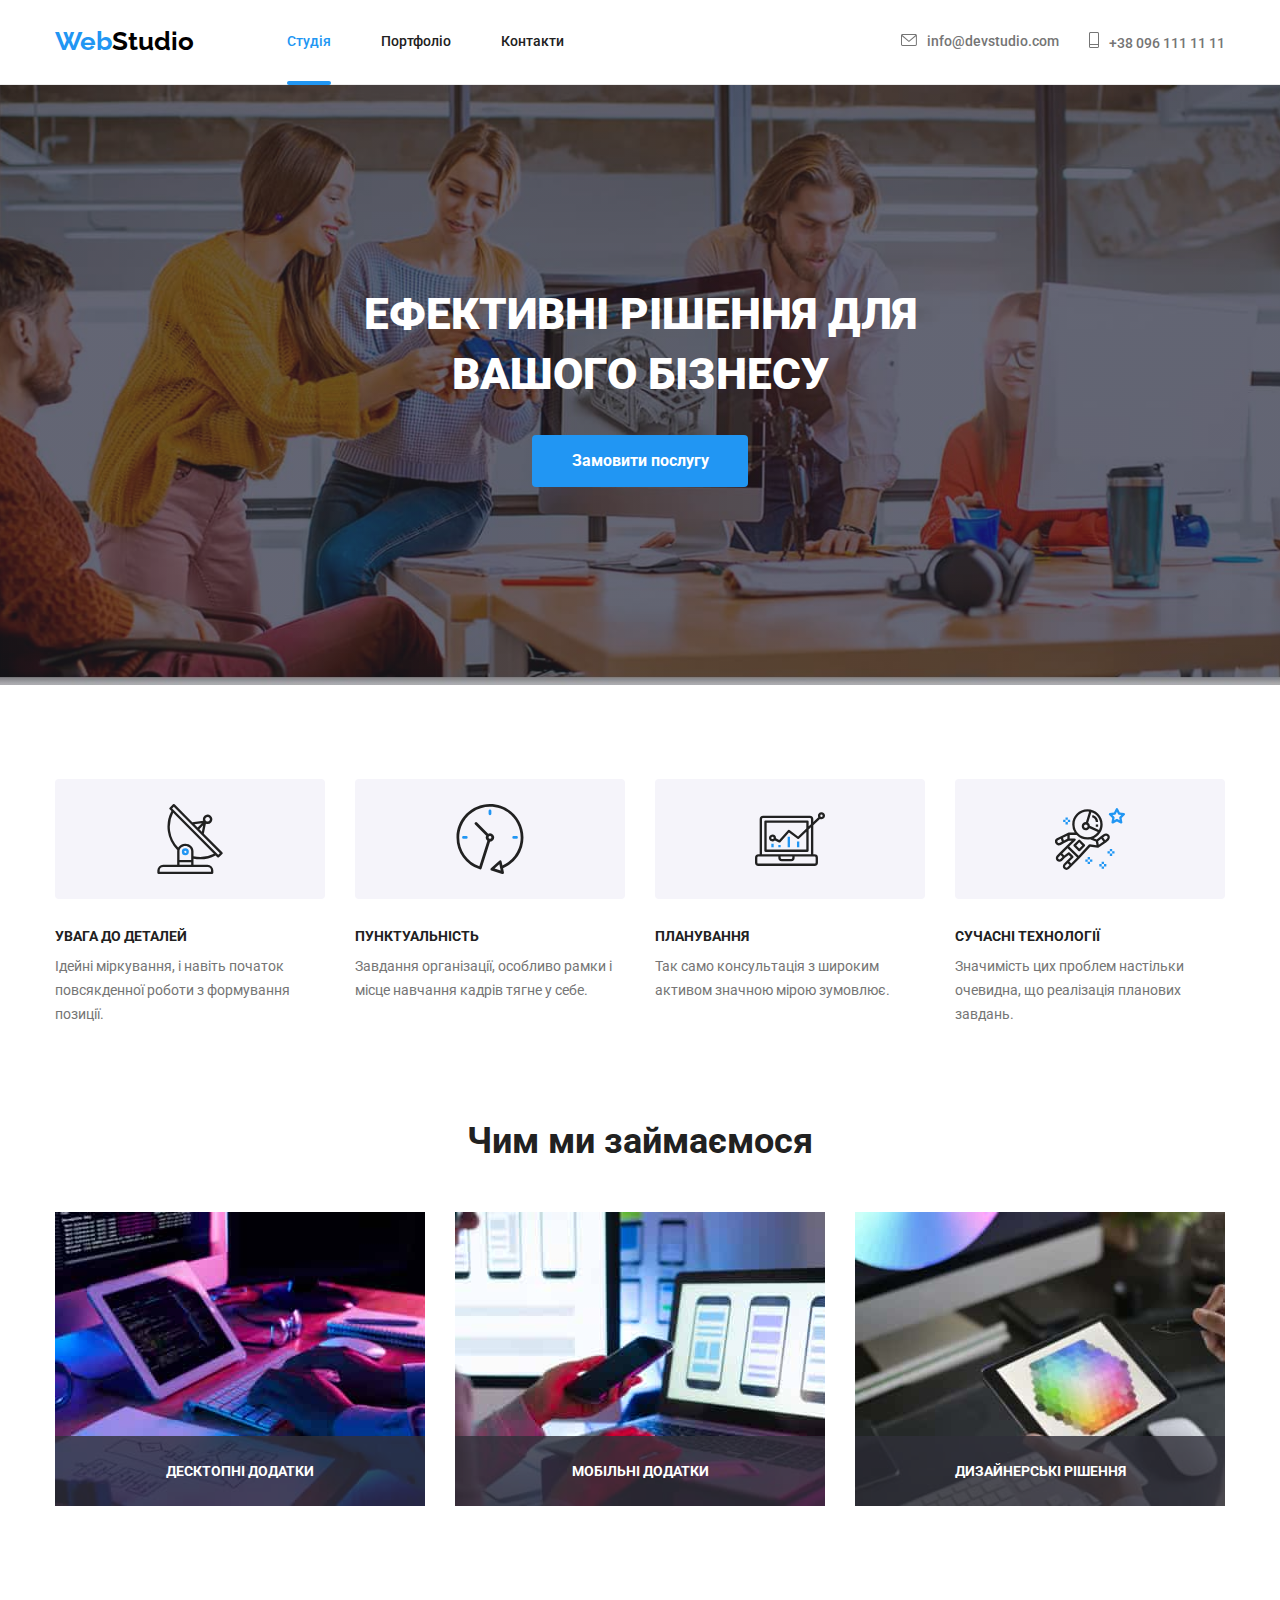
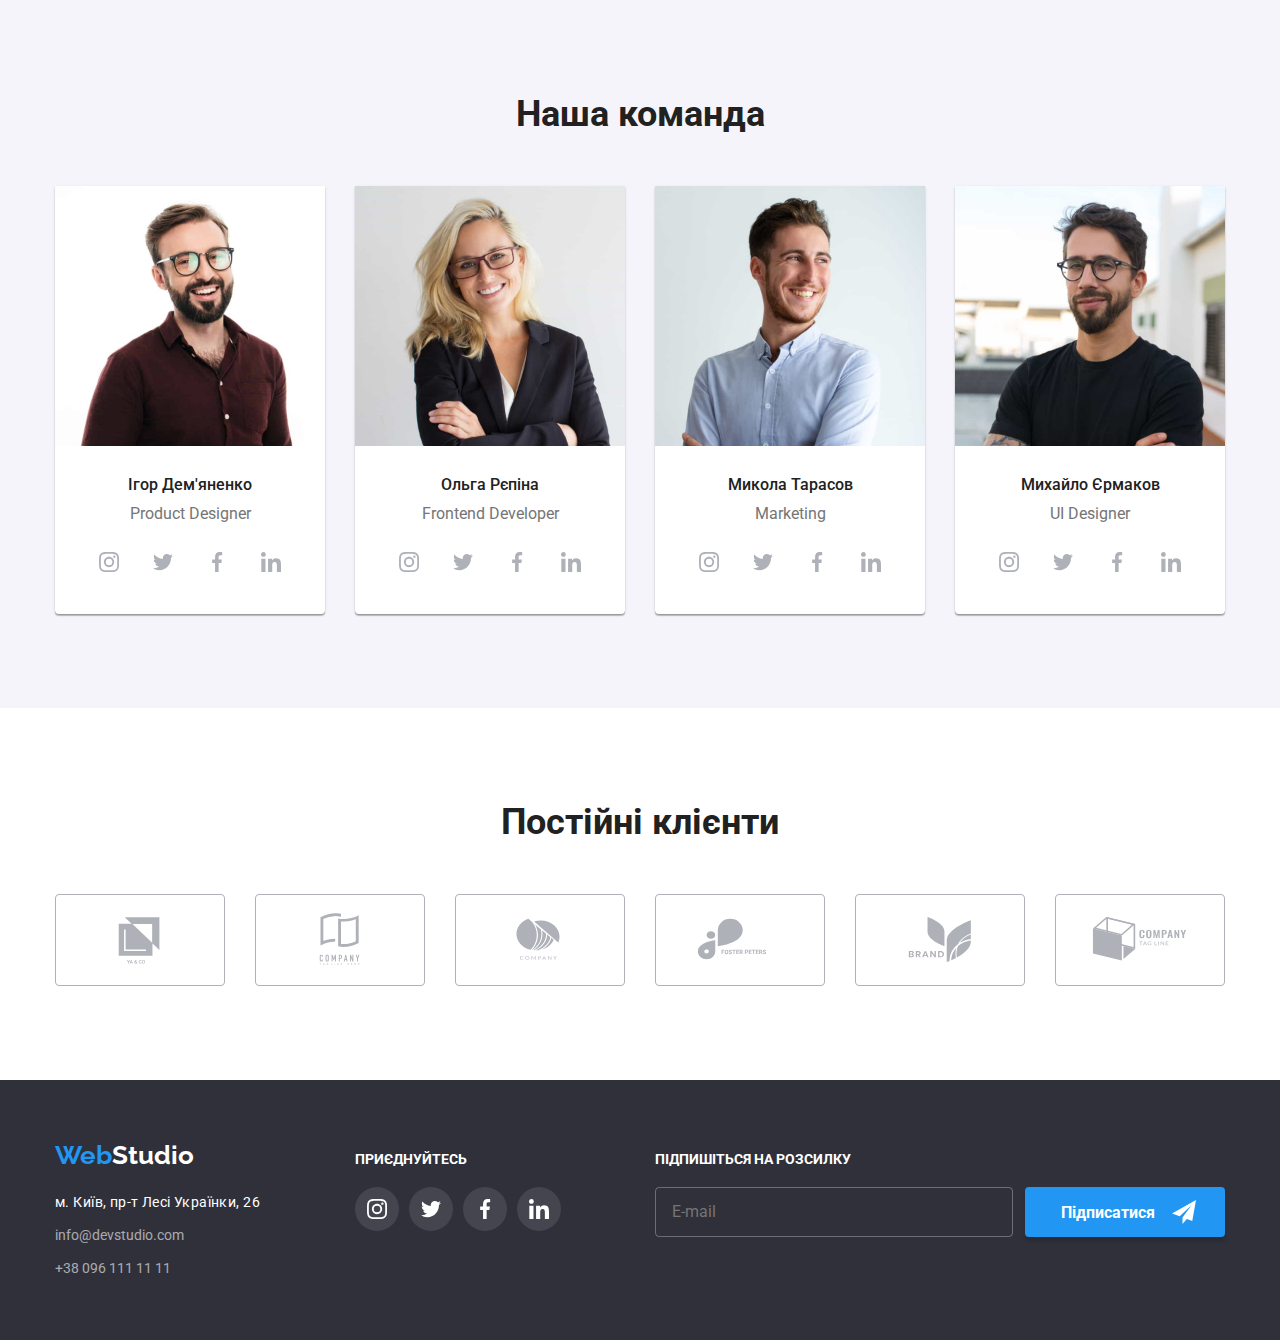
<file: index.html>
<!DOCTYPE html>
<html lang="uk">
  <head>
    <meta charset="UTF-8" />
    <meta http-equiv="X-UA-Compatible" content="IE=edge" />
    <meta name="viewport" content="width=device-width, initial-scale=1.0" />
    <title>Document</title>
    <link rel="preconnect" href="https://fonts.googleapis.com" />
    <link rel="preconnect" href="https://fonts.gstatic.com" crossorigin />
    <link
      href="https://fonts.googleapis.com/css2?family=Raleway:wght@700&family=Roboto:wght@400;500;700;900&display=swap"
      rel="stylesheet"
    />
    <link
      rel="stylesheet"
      href="https://cdnjs.cloudflare.com/ajax/libs/modern-normalize/1.1.0/modern-normalize.min.css"
    />
    <link rel="stylesheet" href="./css/styles.css" />
  </head>
  <body>
    <header class="page-header">
      <div class="container container-header">
        <nav class="nav">
          <a href="./index.html" lang="en" class="logo logo-header link"
            >Web<span class="logo-dark">Studio</span></a
          >
          <ul class="nav-list list">
            <li class="nav-item">
              <a href="./index.html" class="nav-link link current">Студія</a>
            </li>
            <li class="nav-item">
              <a href="./portfolio.html" class="nav-link link">Портфоліо</a>
            </li>
            <li class="nav-item">
              <a href="#" class="nav-link link">Контакти</a>
            </li>
          </ul>
        </nav>
        <ul class="contacts-list list">
          <li class="contacts-items">
            <a href="mailto:info@devstudio.com" class="link contacts-link">
              <span>
                <svg class="contacts-icon" width="16" height="12">
                  <use
                    href="./images/icons.svg#icon-envelope"
                  ></use></svg></span
              >info@devstudio.com</a
            >
          </li>
          <li class="contacts-items">
            <a href="tel:+380961111111" class="link contacts-link">
              <span>
                <svg class="contacts-icon" width="10" height="16">
                  <use
                    href="./images/icons.svg#icon-telephone"
                  ></use></svg></span
              >+38 096 111 11 11</a
            >
          </li>
        </ul>
      </div>
    </header>
    <main>
      <section class="hero section overlay">
        <div class="container">
          <h1 class="hero-title">Ефективні рішення для вашого бізнесу</h1>
          <button type="button" class="button button-active" data-modal-open>
            Замовити послугу
          </button>
        </div>
      </section>
      <section class="features section">
        <div class="container">
          <h2 class="title visually-hidden">Рішення для бізнесу</h2>
          <ul class="features-list list">
            <li class="features-item">
              <div class="box-features-icon">
                <svg class="features-icon" width="70" height="70">
                  <use href="./images/icons.svg#icon-antenna"></use>
                </svg>
              </div>
              <h3 class="features-title">Увага до деталей</h3>
              <p class="features-text">
                Ідейні міркування, і навіть початок повсякденної роботи з
                формування позиції.
              </p>
            </li>
            <li class="features-item">
              <div class="box-features-icon">
                <svg class="features-icon" width="70" height="70">
                  <use href="./images/icons.svg#icon-clock"></use>
                </svg>
              </div>
              <h3 class="features-title">Пунктуальність</h3>
              <p class="features-text">
                Завдання організації, особливо рамки і місце навчання кадрів
                тягне у себе.
              </p>
            </li>
            <li class="features-item">
              <div class="box-features-icon">
                <svg class="features-icon" width="70" height="70">
                  <use href="./images/icons.svg#icon-diagram"></use>
                </svg>
              </div>
              <h3 class="features-title">Планування</h3>
              <p class="features-text">
                Так само консультація з широким активом значною мірою зумовлює.
              </p>
            </li>
            <li class="features-item">
              <div class="box-features-icon">
                <svg class="features-icon" width="70" height="70">
                  <use href="./images/icons.svg#icon-astronaut"></use>
                </svg>
              </div>
              <h3 class="features-title">Сучасні технології</h3>
              <p class="features-text">
                Значимість цих проблем настільки очевидна, що реалізація
                планових завдань.
              </p>
            </li>
          </ul>
        </div>
      </section>
      <section class="about section">
        <div class="container">
          <h2 class="title">Чим ми займаємося</h2>
          <ul class="about-list list">
            <li class="about-item">
              <div class="about-overlay">
                <img
                  src="./images/tablet-and-keyboard.jpg"
                  alt="Людина набирає текст на клавіатурі"
                  width="370"
                  class="about-img"
                />
                <div class="about-box">
                  <p class="about-text">Десктопні додатки</p>
                </div>
              </div>
            </li>
            <li class="about-item">
              <div class="about-overlay">
                <img
                  src="./images/img-phone-and-laptop.jpg"
                  alt="Людина працює з ноутбуком та телефоном"
                  width="370"
                  class="about-img"
                />
                <div class="about-box">
                  <p class="about-text">Мобільні додатки</p>
                </div>
              </div>
            </li>
            <li class="about-item">
              <div class="about-overlay">
                <img
                  src="./images/img-a-tablet-with-a-color-chart.jpg"
                  alt="Людина обирає кольорову гаму на планшеті"
                  width="370"
                  class="about-img"
                />
                <div class="about-box">
                  <p class="about-text">Дизайнерські рішення</p>
                </div>
              </div>
            </li>
          </ul>
        </div>
      </section>
      <section class="team section">
        <div class="container">
          <h2 class="title">Наша команда</h2>
          <ul class="team-list list">
            <li class="team-item">
              <img
                src="./images/img-product-designer.jpg"
                alt="Світло-русий бородатий чоловік в окулярах"
                width="270"
                class="team-img"
              />
              <div class="container-team">
                <h3 class="team-title">Ігор дем'яненко</h3>
                <p lang="en" class="team-text">Product designer</p>
                <ul class="list team-social-list">
                  <li class="team-social-item">
                    <a href="" class="link team-social-link">
                      <svg class="team-logo-social" width="20" height="20">
                        <use href="./images/icons.svg#icon-instagram"></use>
                      </svg>
                    </a>
                  </li>
                  <li class="team-social-item">
                    <a href="" class="link team-social-link">
                      <svg class="team-logo-social" width="20" height="20">
                        <use href="./images/icons.svg#icon-twitter"></use>
                      </svg>
                    </a>
                  </li>
                  <li class="team-social-item">
                    <a href="" class="link team-social-link">
                      <svg class="team-logo-social" width="20" height="20">
                        <use href="./images/icons.svg#icon-facebook"></use>
                      </svg>
                    </a>
                  </li>
                  <li class="team-social-item">
                    <a href="" class="link team-social-link">
                      <svg class="team-logo-social" width="20" height="20">
                        <use href="./images/icons.svg#icon-linkedin"></use>
                      </svg>
                    </a>
                  </li>
                </ul>
              </div>
            </li>
            <li class="team-item">
              <img
                src="./images/frontend-developer.jpg"
                alt="Блондинка в окулярах"
                width="270"
                class="team-img"
              />
              <div class="container-team">
                <h3 class="team-title">Ольга рєпіна</h3>
                <p lang="en" class="team-text">Frontend developer</p>
                <ul class="list team-social-list">
                  <li class="team-social-item">
                    <a href="" class="link team-social-link">
                      <svg class="team-logo-social" width="20" height="20">
                        <use href="./images/icons.svg#icon-instagram"></use>
                      </svg>
                    </a>
                  </li>
                  <li class="team-social-item">
                    <a href="" class="link team-social-link">
                      <svg class="team-logo-social" width="20" height="20">
                        <use href="./images/icons.svg#icon-twitter"></use>
                      </svg>
                    </a>
                  </li>
                  <li class="team-social-item">
                    <a href="" class="link team-social-link">
                      <svg class="team-logo-social" width="20" height="20">
                        <use href="./images/icons.svg#icon-facebook"></use>
                      </svg>
                    </a>
                  </li>
                  <li class="team-social-item">
                    <a href="" class="link team-social-link">
                      <svg class="team-logo-social" width="20" height="20">
                        <use href="./images/icons.svg#icon-linkedin"></use>
                      </svg>
                    </a>
                  </li>
                </ul>
              </div>
            </li>
            <li class="team-item">
              <img
                src="./images/marketing.jpg"
                alt="Хлопець в сорочці з ефектом триденної щетини"
                width="270"
                class="team-img"
              />
              <div class="container-team">
                <h3 class="team-title">Микола тарасов</h3>
                <p lang="en" class="team-text">Marketing</p>
                <ul class="list team-social-list">
                  <li class="team-social-item">
                    <a href="" class="link team-social-link">
                      <svg class="team-logo-social" width="20" height="20">
                        <use href="./images/icons.svg#icon-instagram"></use>
                      </svg>
                    </a>
                  </li>
                  <li class="team-social-item">
                    <a href="" class="link team-social-link">
                      <svg class="team-logo-social" width="20" height="20">
                        <use href="./images/icons.svg#icon-twitter"></use>
                      </svg>
                    </a>
                  </li>
                  <li class="team-social-item">
                    <a href="" class="link team-social-link">
                      <svg class="team-logo-social" width="20" height="20">
                        <use href="./images/icons.svg#icon-facebook"></use>
                      </svg>
                    </a>
                  </li>
                  <li class="team-social-item">
                    <a href="" class="link team-social-link">
                      <svg class="team-logo-social" width="20" height="20">
                        <use href="./images/icons.svg#icon-linkedin"></use>
                      </svg>
                    </a>
                  </li>
                </ul>
              </div>
            </li>
            <li class="team-item">
              <img
                src="./images/ui-designer.jpg"
                alt="Чорнявий хлопець в окулярах"
                width="270"
                class="team-img"
              />
              <div class="container-team">
                <h3 class="team-title">Михайло єрмаков</h3>
                <p lang="en" class="team-text">UI designer</p>
                <ul class="list team-social-list">
                  <li class="team-social-item">
                    <a href="" class="link team-social-link">
                      <svg class="team-logo-social" width="20" height="20">
                        <use href="./images/icons.svg#icon-instagram"></use>
                      </svg>
                    </a>
                  </li>
                  <li class="team-social-item">
                    <a href="" class="link team-social-link">
                      <svg class="team-logo-social" width="20" height="20">
                        <use href="./images/icons.svg#icon-twitter"></use>
                      </svg>
                    </a>
                  </li>
                  <li class="team-social-item">
                    <a href="" class="link team-social-link">
                      <svg class="team-logo-social" width="20" height="20">
                        <use href="./images/icons.svg#icon-facebook"></use>
                      </svg>
                    </a>
                  </li>
                  <li class="team-social-item">
                    <a href="" class="link team-social-link">
                      <svg class="team-logo-social" width="20" height="20">
                        <use href="./images/icons.svg#icon-linkedin"></use>
                      </svg>
                    </a>
                  </li>
                </ul>
              </div>
            </li>
          </ul>
        </div>
      </section>
      <section class="clients section">
        <div class="container">
          <h2 class="title">Постійні клієнти</h2>
          <ul class="list clients-list">
            <li class="clients-item">
              <a href="" class="link clients-link">
                <svg class="logo-icon" width="106" height="60">
                  <use href="./images/icons.svg#icon-Logo-1"></use>
                </svg>
              </a>
            </li>
            <li class="clients-item">
              <a href="" class="link clients-link">
                <svg class="logo-icon" width="106" height="60">
                  <use href="./images/icons.svg#icon-Logo-2"></use>
                </svg>
              </a>
            </li>
            <li class="clients-item">
              <a href="" class="link clients-link">
                <svg class="logo-icon" width="106" height="60">
                  <use href="./images/icons.svg#icon-Logo-3"></use>
                </svg>
              </a>
            </li>
            <li class="clients-item">
              <a href="" class="link clients-link">
                <svg class="logo-icon" width="106" height="60">
                  <use href="./images/icons.svg#icon-Logo-4"></use>
                </svg>
              </a>
            </li>
            <li class="clients-item">
              <a href="" class="link clients-link">
                <svg class="logo-icon" width="106" height="60">
                  <use href="./images/icons.svg#icon-Logo-5"></use>
                </svg>
              </a>
            </li>
            <li class="clients-item">
              <a href="" class="link clients-link">
                <svg class="logo-icon" width="106" height="60">
                  <use href="./images/icons.svg#icon-Logo-6"></use>
                </svg>
              </a>
            </li>
          </ul>
        </div>
      </section>
    </main>
    <footer class="footer">
      <div class="container container-footer">
        <div class="container-address">
          <a href="./index.html" lang="en" class="logo link"
            >Web<span class="logo-light">Studio</span></a
          >
          <address class="address">
            <ul class="address-list list">
              <li class="address-item">
                <a
                  href="https://goo.gl/maps/CPtrU1FHBa2aNyZL9"
                  target="_blank"
                  rel="noopener noreferrer nofollow"
                  class="link address-link-light"
                  >м. Київ, пр-т Лесі Українки, 26
                </a>
              </li>
              <li class="address-item">
                <a href="mailto:info@devstudio.com" class="link address-link"
                  >info@devstudio.com</a
                >
              </li>
              <li class="address-item">
                <a href="tel:+380961111111" class="link address-link"
                  >+38 096 111 11 11</a
                >
              </li>
            </ul>
          </address>
        </div>
        <div class="social">
          <p class="title title-social">Приєднуйтесь</p>
          <ul class="list social-list">
            <li class="social-item">
              <a href="" class="link social-link">
                <svg class="logo-social" width="20" height="20">
                  <use href="./images/icons.svg#icon-instagram"></use>
                </svg>
              </a>
            </li>
            <li class="social-item">
              <a href="" class="link social-link">
                <svg class="logo-social" width="20" height="20">
                  <use href="./images/icons.svg#icon-twitter"></use>
                </svg>
              </a>
            </li>
            <li class="social-item">
              <a href="" class="link social-link">
                <svg class="logo-social" width="20" height="20">
                  <use href="./images/icons.svg#icon-facebook"></use>
                </svg>
              </a>
            </li>
            <li class="social-item">
              <a href="" class="link social-link">
                <svg class="logo-social" width="20" height="20">
                  <use href="./images/icons.svg#icon-linkedin"></use>
                </svg>
              </a>
            </li>
          </ul>
        </div>
        <div class="subscribe">
          <p class="title-subscribe">Підпишіться на розсилку</p>
          <form name="subscribe-form">
            <div class="subscribe-container">
              <input
                class="subscribe-input"
                id="subscribe-email"
                type="email"
                name="subscribe-email"
                placeholder="E-mail"
              />
              <label
                class="subscribe-label visually-hidden"
                for="subscribe-email"
                >E-mail</label
              >

              <button type="submit" class="button-subscribe">
                Підписатися
                <svg class="icon-send" width="24" height="24">
                  <use href="./images/icons.svg#icon-send"></use>
                </svg>
              </button>
            </div>
          </form>
        </div>
      </div>
    </footer>
    <div class="backdrop is-hidden" data-modal>
      <div class="modal">
        <button type="button" class="modal-close-button" data-modal-close>
          <svg class="icon-close-button" width="18" height="18">
            <use href="./images/icons.svg#icon-close"></use>
          </svg>
        </button>
        <p class="title-modal">Залиште свої дані, ми вам передзвонимо</p>
        <form name="contact-form">
          <label class="form-label" for="person-name">Імʼя</label>
          <div class="form-control">
            <input
              class="form-input"
              id="person-name"
              type="text"
              name="person-name"
            />
            <svg class="form-icon" width="18" height="18">
              <use href="./images/icons.svg#icon-person"></use>
            </svg>
          </div>

          <label class="form-label" for="person-phone">Телефон</label>
          <div class="form-control">
            <input
              class="form-input"
              id="person-phone"
              type="tel"
              name="person-phone"
            />
            <svg class="form-icon" width="18" height="18">
              <use href="./images/icons.svg#icon-phone"></use>
            </svg>
          </div>

          <label class="form-label" for="person-mail">Пошта</label>
          <div class="form-control">
            <input
              class="form-input"
              id="person-mail"
              type="email"
              name="person-mail"
            />
            <svg class="form-icon" width="18" height="18">
              <use href="./images/icons.svg#icon-email"></use>
            </svg>
          </div>

          <label class="form-label" for="person-comment">Коментар</label>
          <textarea
            class="form-comment"
            id="person-comment"
            name="person-comment"
            placeholder="Введіть текст"
          ></textarea>

          <div class="form-checkbox-control">
            <label class="checkbox-label" for="terms-checkbox">
              <input
                class="checkbox-input visually-hidden"
                id="terms-checkbox"
                type="checkbox"
                name="terms-checkbox"
              />
              <div class="checkbox-box">
                <svg class="checkbox-icon" width="15" height="16">
                  <use href="./images/icons.svg#icon-check"></use>
                </svg>
              </div>
              Погоджуюся з розсилкою та приймаю
              <a class="checkbox-link" href="#">Умови договору</a></label
            >
          </div>

          <button type="submit" class="button-submit button-active-submit">
            Відправити
          </button>
        </form>
      </div>
    </div>
    <script src="./js/modal.js"></script>
  </body>
</html>
</file>
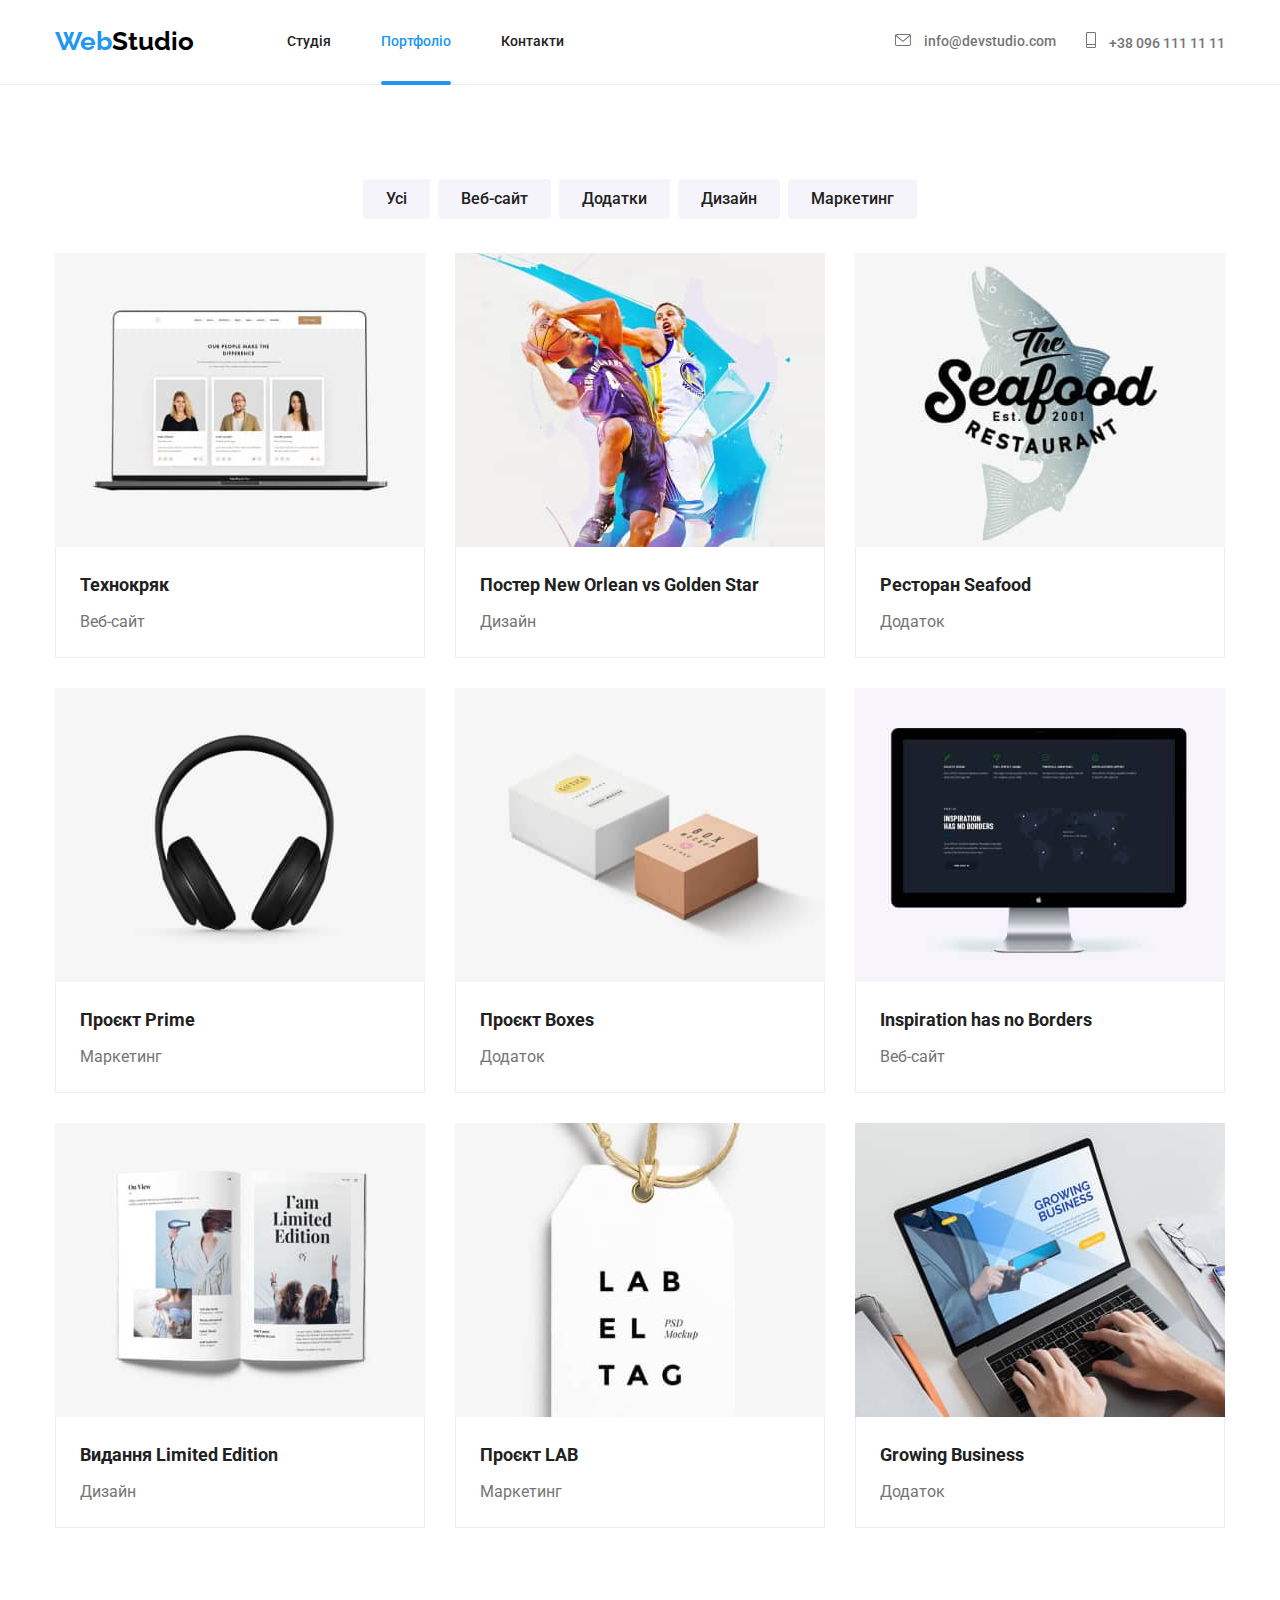
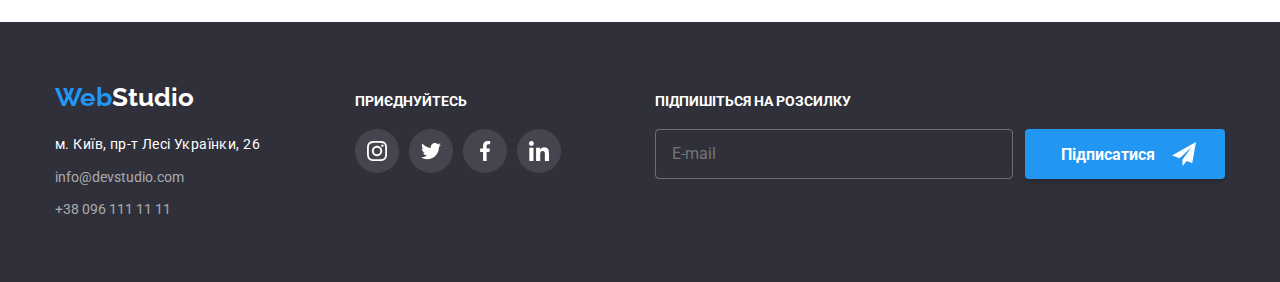
<file: portfolio.html>
<!DOCTYPE html>
<html lang="uk">
  <head>
    <meta charset="UTF-8" />
    <meta http-equiv="X-UA-Compatible" content="IE=edge" />
    <meta name="viewport" content="width=device-width, initial-scale=1.0" />
    <title>Document</title>
    <link rel="preconnect" href="https://fonts.googleapis.com" />
    <link rel="preconnect" href="https://fonts.gstatic.com" crossorigin />
    <link
      href="https://fonts.googleapis.com/css2?family=Raleway:wght@700&family=Roboto:wght@400;500;700;900&display=swap"
      rel="stylesheet"
    />
    <link
      rel="stylesheet"
      href="https://cdnjs.cloudflare.com/ajax/libs/modern-normalize/1.1.0/modern-normalize.min.css"
    />
    <link rel="stylesheet" href="./css/styles.css" />
  </head>
  <body>
    <header class="page-header">
      <div class="container container-header">
        <nav class="nav">
          <a href="./index.html" lang="en" class="logo link"
            >Web<span class="logo-dark">Studio</span></a
          >
          <ul class="nav-list list">
            <li class="nav-item">
              <a href="./index.html" class="nav-link link">Студія</a>
            </li>
            <li class="nav-item">
              <a href="./portfolio.html" class="nav-link link current"
                >Портфоліо</a
              >
            </li>
            <li class="nav-item">
              <a href="#" class="nav-link link">Контакти</a>
            </li>
          </ul>
        </nav>
        <ul class="contacts-list list">
          <li class="contacts-items">
            <a href="mailto:info@devstudio.com" class="link contacts-link">
              <span>
                <svg class="contacts-icon" width="16" height="12">
                  <use href="./images/icons.svg#icon-envelope"></use>
                </svg> </span
              >info@devstudio.com</a
            >
          </li>
          <li class="contacts-items">
            <a href="tel:+380961111111" class="link contacts-link">
              <span>
                <svg class="contacts-icon" width="10" height="16">
                  <use href="./images/icons.svg#icon-telephone"></use>
                </svg> </span
              >+38 096 111 11 11</a
            >
          </li>
        </ul>
      </div>
    </header>
    <main>
      <section class="portfolio section">
        <div class="container">
          <h1 class="title visually-hidden">Наші роботи</h1>
          <ul class="filter-list list">
            <li class="filter-item">
              <button type="button" class="filter-button">Усі</button>
            </li>
            <li class="filter-item">
              <button type="button" class="filter-button">Веб-сайт</button>
            </li>
            <li class="filter-item">
              <button type="button" class="filter-button">Додатки</button>
            </li>
            <li class="filter-item">
              <button type="button" class="filter-button">Дизайн</button>
            </li>
            <li class="filter-item">
              <button type="button" class="filter-button">Маркетинг</button>
            </li>
          </ul>
          <ul class="cards-list list">
            <li class="cards-item">
              <a href="" class="link cards-link">
                <div class="cards-box-overlay">
                  <img
                    src="./images/img-tehnokriak.jpg"
                    alt="Сторінка сайту на якій зображені троє людей"
                    width="370"
                    class="cards-img"
                  />
                  <div class="cards-overlay">
                    <p class="cards-text-overlay">
                      Ресурс пропонує комплексні пропозиції з різним рівнем
                      функціоналу та сервісів. Все це дозволить відвідувачу
                      отримати вичерпні відомості про компанію чи приватну
                      особу.
                    </p>
                  </div>
                </div>
                <div class="container-cards">
                  <h2 class="cards-title">Технокряк</h2>
                  <p class="cards-text">Веб-сайт</p>
                </div>
              </a>
            </li>
            <li class="cards-item">
              <a href="" class="link cards-link">
                <div class="cards-box-overlay">
                  <img
                    src="./images/img-poster.jpg"
                    alt="Постер з баскетболістами"
                    width="370"
                    class="cards-img"
                  />
                  <div class="cards-overlay">
                    <p class="cards-text-overlay">
                      Ресурс пропонує комплексні пропозиції з різним рівнем
                      функціоналу та сервісів. Все це дозволить відвідувачу
                      отримати вичерпні відомості про компанію чи приватну
                      особу.
                    </p>
                  </div>
                </div>
                <div class="container-cards">
                  <h2 class="cards-title">
                    Постер
                    <span lang="en"
                      >new orlean
                      <span class="cards-title-accent">vs</span> golden
                      star</span
                    >
                  </h2>
                  <p class="cards-text">Дизайн</p>
                </div>
              </a>
            </li>
            <li class="cards-item">
              <a href="" class="link cards-link">
                <div class="cards-box-overlay">
                  <img
                    src="./images/img-restaurant.jpg"
                    alt="Назва ресторану зображена на фоні риби"
                    width="370"
                    class="cards-img"
                  />
                  <div class="cards-overlay">
                    <p class="cards-text-overlay">
                      Ресурс пропонує комплексні пропозиції з різним рівнем
                      функціоналу та сервісів. Все це дозволить відвідувачу
                      отримати вичерпні відомості про компанію чи приватну
                      особу.
                    </p>
                  </div>
                </div>
                <div class="container-cards">
                  <h2 class="cards-title">
                    Ресторан <span lang="en">seafood</span>
                  </h2>
                  <p class="cards-text">Додаток</p>
                </div>
              </a>
            </li>
            <li class="cards-item">
              <a href="" class="link cards-link">
                <div class="cards-box-overlay">
                  <img
                    src="./images/img-project.jpg"
                    alt="Навушники"
                    width="370"
                    class="cards-img"
                  />
                  <div class="cards-overlay">
                    <p class="cards-text-overlay">
                      Ресурс пропонує комплексні пропозиції з різним рівнем
                      функціоналу та сервісів. Все це дозволить відвідувачу
                      отримати вичерпні відомості про компанію чи приватну
                      особу.
                    </p>
                  </div>
                </div>
                <div class="container-cards">
                  <h2 class="cards-title">
                    Проєкт <span lang="en">prime</span>
                  </h2>
                  <p class="cards-text">Маркетинг</p>
                </div>
              </a>
            </li>
            <li class="cards-item">
              <a href="" class="link cards-link">
                <div class="cards-box-overlay">
                  <img
                    src="./images/img-boxes.jpg"
                    alt="дві коробки"
                    width="370"
                    class="cards-img"
                  />
                  <div class="cards-overlay">
                    <p class="cards-text-overlay">
                      Ресурс пропонує комплексні пропозиції з різним рівнем
                      функціоналу та сервісів. Все це дозволить відвідувачу
                      отримати вичерпні відомості про компанію чи приватну
                      особу.
                    </p>
                  </div>
                </div>
                <div class="container-cards">
                  <h2 class="cards-title">
                    Проєкт <span lang="en">boxes</span>
                  </h2>
                  <p class="cards-text">Додаток</p>
                </div>
              </a>
            </li>
            <li class="cards-item">
              <a href="" class="link cards-link">
                <div class="cards-box-overlay">
                  <img
                    src="./images/img-web-site.jpg"
                    alt="монітор компʼютера на якому зображена сторінка сайту"
                    width="370"
                    class="cards-img"
                  />
                  <div class="cards-overlay">
                    <p class="cards-text-overlay">
                      Ресурс пропонує комплексні пропозиції з різним рівнем
                      функціоналу та сервісів. Все це дозволить відвідувачу
                      отримати вичерпні відомості про компанію чи приватну
                      особу.
                    </p>
                  </div>
                </div>
                <div class="container-cards">
                  <h2 lang="en" class="cards-title">
                    Inspiration
                    <span class="cards-title-accent">has no</span> borders
                  </h2>
                  <p class="cards-text">Веб-сайт</p>
                </div>
              </a>
            </li>
            <li class="cards-item">
              <a href="" class="link cards-link">
                <div class="cards-box-overlay">
                  <img
                    src="./images/img-magazine.jpg"
                    alt="сторнінки журналу на яких зображені жінки"
                    width="370"
                  />
                  <div class="cards-overlay">
                    <p class="cards-text-overlay">
                      Ресурс пропонує комплексні пропозиції з різним рівнем
                      функціоналу та сервісів. Все це дозволить відвідувачу
                      отримати вичерпні відомості про компанію чи приватну
                      особу.
                    </p>
                  </div>
                </div>
                <div class="container-cards">
                  <h2 class="cards-title">
                    Видання <span lang="en">limited edition</span>
                  </h2>
                  <p class="cards-text">Дизайн</p>
                </div>
              </a>
            </li>
            <li class="cards-item">
              <a href="" class="link cards-link">
                <div class="cards-box-overlay">
                  <img
                    src="./images/img-project2.jpg"
                    alt="логотип"
                    width="370"
                    class="cards-img"
                  />
                  <div class="cards-overlay">
                    <p class="cards-text-overlay">
                      Ресурс пропонує комплексні пропозиції з різним рівнем
                      функціоналу та сервісів. Все це дозволить відвідувачу
                      отримати вичерпні відомості про компанію чи приватну
                      особу.
                    </p>
                  </div>
                </div>
                <div class="container-cards">
                  <h2 class="cards-title">
                    Проєкт
                    <span lang="en" class="cards-title-uppercase">lab</span>
                  </h2>
                  <p class="cards-text">Маркетинг</p>
                </div>
              </a>
            </li>
            <li class="cards-item">
              <a href="" class="link cards-link">
                <div class="cards-box-overlay">
                  <img
                    src="./images/img-growing-business.jpg"
                    alt="екран ноутбуку з сторінкою сайта на екрані"
                    width="370"
                    class="cards-img"
                  />
                  <div class="cards-overlay">
                    <p class="cards-text-overlay">
                      Ресурс пропонує комплексні пропозиції з різним рівнем
                      функціоналу та сервісів. Все це дозволить відвідувачу
                      отримати вичерпні відомості про компанію чи приватну
                      особу.
                    </p>
                  </div>
                </div>
                <div class="container-cards">
                  <h2 lang="en" class="cards-title">Growing business</h2>
                  <p class="cards-text">Додаток</p>
                </div>
              </a>
            </li>
          </ul>
        </div>
      </section>
    </main>
    <footer class="footer">
      <div class="container container-footer">
        <div class="container-address">
          <a href="./index.html" lang="en" class="logo link"
            >Web<span class="logo-light">Studio</span></a
          >
          <address class="address">
            <ul class="address-list list">
              <li class="address-item">
                <a
                  href="https://goo.gl/maps/CPtrU1FHBa2aNyZL9"
                  target="_blank"
                  rel="noopener noreferrer nofollow"
                  class="link address-link-light"
                  >м. Київ, пр-т Лесі Українки, 26
                </a>
              </li>
              <li class="address-item">
                <a href="mailto:info@devstudio.com" class="link address-link"
                  >info@devstudio.com</a
                >
              </li>
              <li class="address-item">
                <a href="tel:+380961111111" class="link address-link"
                  >+38 096 111 11 11</a
                >
              </li>
            </ul>
          </address>
        </div>
        <div class="social">
          <p class="title title-social">Приєднуйтесь</p>
          <ul class="list social-list">
            <li class="social-item">
              <a href="" class="link social-link">
                <svg class="logo-social" width="20" height="20">
                  <use href="./images/icons.svg#icon-instagram"></use>
                </svg>
              </a>
            </li>
            <li class="social-item">
              <a href="" class="link social-link">
                <svg class="logo-social" width="20" height="20">
                  <use href="./images/icons.svg#icon-twitter"></use>
                </svg>
              </a>
            </li>
            <li class="social-item">
              <a href="" class="link social-link">
                <svg class="logo-social" width="20" height="20">
                  <use href="./images/icons.svg#icon-facebook"></use>
                </svg>
              </a>
            </li>
            <li class="social-item">
              <a href="" class="link social-link">
                <svg class="logo-social" width="20" height="20">
                  <use href="./images/icons.svg#icon-linkedin"></use>
                </svg>
              </a>
            </li>
          </ul>
        </div>
        <div class="subscribe">
          <p class="title-subscribe">Підпишіться на розсилку</p>
          <form name="subscribe-form">
            <div class="subscribe-container">
              <input
                class="subscribe-input"
                id="subscribe-email"
                type="email"
                name="subscribe-email"
                placeholder="E-mail"
              />
              <label
                class="subscribe-label visually-hidden"
                for="subscribe-email"
                >E-mail</label
              >

              <button type="submit" class="button-subscribe">
                Підписатися
                <svg class="icon-send" width="24" height="24">
                  <use href="./images/icons.svg#icon-send"></use>
                </svg>
              </button>
            </div>
          </form>
        </div>
      </div>
    </footer>
  </body>
</html>
</file>
<file: css/styles.css>
:root {
  --primery-text-color: #757575;
  --title-text-color: #212121;
  --accent-color: #2196f3;
  --white-color: #ffffff;
  --background-color-hero: #2f303a;
  --button-active-color: #188ce8;
  --background-color-secondary: #f5f4fa;
  --primery-logo-color: #afb1b8;
  --time-transition: cubic-bezier(0.4, 0, 0.2, 1);
}

/*body*/
body {
  font-family: Roboto, sans-serif;
  background-color: var(--white-color);
  color: var(--primery-text-color);
}

/*utility*/
.section {
  padding-top: 94px;
  padding-bottom: 94px;
}

h1,
h2,
h3,
p {
  margin-top: 0;
  margin-bottom: 0;
}

img {
  display: block;
  max-width: 100%;
  height: auto;
}

.list {
  margin: 0;
  padding: 0;

  list-style: none;
}

.link {
  text-decoration: none;
  font-style: normal;
  display: block;

  color: currentColor;
}

/*container*/
.container {
  width: 1200px;
  margin-left: auto;
  margin-right: auto;
  padding-left: 15px;
  padding-right: 15px;
}

/*header*/
.container-header {
  display: flex;
  align-items: center;
}

.page-header {
  border-bottom: 1px solid #ececec;

  font-weight: 500;
  font-size: 14px;
  line-height: 1.14;
  color: var(--title-text-color);
}

/*logo*/
.logo {
  font-family: Raleway, sans-serif;
  font-weight: 700;
  font-size: 26px;
  line-height: 1.2;
  color: var(--accent-color);
}

.logo-dark {
  color: #000000;
}

.logo-header {
  padding-top: 24px;
  padding-bottom: 25px;
}

/*nav*/
.nav {
  display: flex;
  align-items: center;
}

.nav-list {
  display: flex;
  margin-left: 93px;
  gap: 50px;
}

.nav-link {
  padding: 32px 0;

  color: currentColor;

  transition: color 250ms var(--time-transition);
}

.nav-link:hover,
.nav-link:focus {
  color: var(--accent-color);
}

.current {
  position: relative;

  color: var(--accent-color);
}

.current::after {
  content: "";
  width: 100%;
  height: 4px;
  position: absolute;
  bottom: -3px;
  left: 0;
  display: inline-block;

  background-color: var(--accent-color);
  border-radius: 2px;
}

.contacts-list {
  display: flex;
  margin-left: auto;
  gap: 30px;
  align-items: center;
}

.contacts-link {
  padding: 32px 0;
  color: var(--primery-text-color);

  transition: color 250ms var(--time-transition);
}

.contacts-icon {
  margin-right: 10px;

  fill: currentColor;
}

.contacts-link:hover,
.contacts-link:focus {
  color: var(--accent-color);
}

/*hero*/
.hero {
  padding-top: 200px;
  padding-bottom: 200px;

  background-color: var(--background-color-hero);
  text-align: center;
}

.overlay {
  height: 600px;
  max-width: 1600px;
  margin-left: auto;
  margin-right: auto;

  background-image: linear-gradient(
      rgba(47, 48, 58, 0.4),
      rgba(47, 48, 58, 0.4)
    ),
    url("../images/hero-bgr.jpg");
  background-size: cover;
  background-repeat: no-repeat;
  background-position: center;
}

.hero-title {
  margin-top: 0;
  margin-bottom: 30px;
  margin-left: auto;
  margin-right: auto;
  max-width: 696px;

  font-weight: 900;
  font-size: 44px;
  line-height: 1.36;
  text-transform: uppercase;
  color: var(--white-color);
}

.button {
  padding: 10px 32px;
  border-radius: 4px;
  border: 0.5px solid transparent;
  min-width: 216px;
  display: block;
  margin-left: auto;
  margin-right: auto;

  font-family: inherit;
  font-weight: 700;
  font-size: 16px;
  line-height: 1.87;
  cursor: pointer;
  color: var(--white-color);
  background-color: var(--accent-color);

  transition: background-color 250ms var(--time-transition);
}

.button-active:hover,
.button-active:focus {
  background-color: var(--button-active-color);
}

/*features*/
.features-list {
  display: flex;
  align-content: center;
  gap: 30px;
}

.features-item {
  width: 270px;
}

.title {
  margin-bottom: 50px;

  font-size: 36px;
  line-height: 1.16;
  text-align: center;
  color: var(--title-text-color);
}

.visually-hidden {
  position: absolute;
  white-space: nowrap;
  width: 1px;
  height: 1px;
  overflow: hidden;
  border: 0;
  padding: 0;
  clip: rect(0 0 0 0);
  clip-path: inset(50%);
  margin: -1px;
}

.box-features-icon {
  margin-bottom: 30px;
  display: flex;
  justify-content: center;
  align-items: center;
  width: 270px;
  height: 120px;

  background: var(--background-color-secondary);
  border-radius: 4px;
}

.features-title {
  margin-bottom: 10px;

  font-size: 14px;
  line-height: 1.14;
  text-transform: uppercase;
  color: var(--title-text-color);
}

.features-text {
  font-size: 14px;
  line-height: 1.71;
}

/*about*/
.about {
  padding-top: 0;
}

.about-list {
  display: flex;
  align-content: center;
  gap: 30px;
}

.about-overlay {
  position: relative;
}

.about-box {
  position: absolute;
  bottom: 0;
  left: 0;
  display: flex;
  justify-content: center;
  align-items: center;
  width: 100%;
  min-height: 70px;

  background-color: rgba(47, 48, 58, 0.8);
}

.about-text {
  color: var(--white-color);
  font-weight: 700;
  font-size: 14px;
  line-height: calc(16 / 14);
  text-transform: uppercase;
}

/*team*/
.team {
  background-color: var(--background-color-secondary);
}

.team-list {
  display: flex;
  gap: 30px;
}

.team-item {
  background: var(--white-color);

  box-shadow: 0px 1px 3px rgba(0, 0, 0, 0.12), 0px 1px 1px rgba(0, 0, 0, 0.14),
    0px 2px 1px rgba(0, 0, 0, 0.2);
  border-radius: 0px 0px 4px 4px;
}

.container-team {
  text-align: center;
  padding-top: 30px;
  padding-bottom: 30px;
}

.team-title {
  margin-bottom: 10px;

  font-weight: 500;
  font-size: 16px;
  line-height: 1.18;
  text-transform: capitalize;
  color: var(--title-text-color);
}

.team-text {
  margin-bottom: 16px;

  font-size: 16px;
  line-height: 1.18;
  text-transform: capitalize;
}

.team-social-list {
  display: flex;
  justify-content: center;
  gap: 10px;
}

.team-social-link {
  width: 44px;
  height: 44px;
  display: flex;
  justify-content: center;
  align-items: center;

  color: var(--primery-logo-color);

  border-radius: 50%;
  transition: color 250ms var(--time-transition),
    background-color 250ms var(--time-transition);
}

.team-social-link:hover,
.team-social-link:focus {
  color: var(--white-color);
  background-color: var(--accent-color);
}

.team-logo-social {
  fill: currentColor;
}

/*clients*/
.clients-list {
  display: flex;
  gap: 30px;
}

.clients-item {
  width: 170px;
  height: 92px;
}

.clients-link {
  width: 100%;
  height: 100%;
  display: flex;
  justify-content: center;
  align-items: center;

  color: var(--primery-logo-color);
  border: 1px solid var(--primery-logo-color);
  border-radius: 4px;

  transition: color 250ms var(--time-transition),
    border 250ms var(--time-transition);
}

.clients-link:hover,
.clients-link:focus {
  color: var(--accent-color);
  border: 1px solid var(--accent-color);
}

.logo-icon {
  fill: currentColor;
}

/*footer*/
.footer {
  padding-top: 60px;
  padding-bottom: 60px;

  font-size: 14px;
  line-height: 1.7;
  background-color: var(--background-color-hero);
}

.container-footer {
  display: flex;
  align-items: baseline;
  justify-content: space-between;
}

/*logo footer*/
.logo-light {
  color: var(--white-color);
}

/*address*/
.address {
  margin-top: 20px;
}

.address-link {
  color: rgba(255, 255, 255, 0.6);
  
  transition: color 250ms var(--time-transition);
}

.address-link:hover,
.address-link:focus {
  color: var(--accent-color);
}

.address-link-light {
  color: var(--white-color);
  letter-spacing: 0.03em;
}

.address-list {
  display: flex;
  flex-direction: column;
  gap: 9px;
}

/*social*/
.title-social {
  margin-bottom: 20px;

  color: var(--white-color);
  font-weight: 700;
  font-size: 14px;
  line-height: calc(16 / 14);
  text-transform: uppercase;
  text-align: left;
}

.social-list {
  display: flex;
  gap: 10px;
}

.social-link {
  width: 44px;
  height: 44px;
  display: flex;
  justify-content: center;
  align-items: center;

  background: rgba(255, 255, 255, 0.1);
  color: var(--white-color);
  border-radius: 50%;

  transition: background-color 250ms var(--time-transition);
}

.social-link:hover,
.social-link:focus {
  background-color: var(--button-active-color);
}

.logo-social {
  fill: currentColor;
}

/* subscribe */
.title-subscribe {
  margin-bottom: 20px;

  font-weight: 700;
  font-size: 14px;
  line-height: calc(16/14);
  text-transform: uppercase;
  color: var(--white-color);
}

.subscribe-container {
  display: flex;
}

.box-subscribe {
  position: relative;
  overflow: hidden;
}

.subscribe-input {
  padding: 15px 16px;
  border: 1px solid rgba(255, 255, 255, 0.3);
  border-radius: 4px;
  width: 358px;
  height: 50px;
  margin-right: 12px;

  color: var(--white-color);
  background-color: transparent;
  outline: none;
}

.subscribe-input:placeholder-shown {
  font-size: 16px;
  line-height: calc(20/16);
  color: rgba(255, 255, 255, 0.6);
}

.button-subscribe {
  position: relative;
  padding: 10px 62px 10px 28px;
  width: 200px;
  height: 50px;
  display: block;

  font-size: 16px;
  line-height: calc(30/16);
  font-weight: 700;
  color: var(--white-color);
  background-color: var(--accent-color);
  border: 0.5px solid transparent;
  box-shadow: 0px 4px 4px rgba(0, 0, 0, 0.15);
  border-radius: 4px;
  cursor: pointer;
}

.icon-send {
  position: absolute;
  right: 28px;
  top: 50%;
  transform: translateY(-50%);

  fill: currentColor;
}

/*portfolio*/

/*filter*/
.filter-list {
  display: flex;
  justify-content: center;
  margin-bottom: 34px;
  gap: 8px;
}

.filter-button {
  padding: 6px 22px;
  border-radius: 4px;
  border: 0.5px solid transparent;

  font-family: inherit;
  font-weight: 500;
  font-size: 16px;
  line-height: 1.62;
  cursor: pointer;
  color: var(--title-text-color);
  background-color: var(--background-color-secondary);

  transition: background-color 250ms var(--time-transition),
    color 250ms var(--time-transition), box-shadow 250ms var(--time-transition);
}

.filter-button:hover,
.filter-button:focus {
  color: var(--white-color);
  background-color: var(--accent-color);

  box-shadow: 0px 3px 1px rgba(0, 0, 0, 0.1), 0px 1px 2px rgba(0, 0, 0, 0.08),
    0px 2px 2px rgba(0, 0, 0, 0.12);
}

/*cards*/
.cards-list {
  display: flex;
  flex-wrap: wrap;
  margin-right: -30px;
  margin-bottom: -30px;
}

.cards-item {
  margin-right: 30px;
  margin-bottom: 30px;
}

.cards-link {
  transition: box-shadow 250ms var(--time-transition);
}

.cards-link:hover,
.cards-link:focus {
  box-shadow: 0px 1px 1px rgba(0, 0, 0, 0.12), 0px 4px 4px rgba(0, 0, 0, 0.06),
    1px 4px 6px rgba(0, 0, 0, 0.16);
}

.container-cards {
  padding: 20px 24px 20px 24px;
  border: 1px solid #eeeeee;
  border-top: none;
}

.cards-title {
  margin-bottom: 4px;

  font-size: 18px;
  line-height: 2;
  text-transform: capitalize;
  color: var(--title-text-color);
}

.cards-title-accent {
  text-transform: none;
}

.cards-title-uppercase {
  text-transform: uppercase;
}

.cards-text {
  font-size: 16px;
  line-height: 1.87;
}

.cards-box-overlay {
  position: relative;
  width: 370px;
  height: 294px;
  overflow: hidden;
}

.cards-overlay {
  position: absolute;
  top: 0;
  left: 0;
  display: flex;
  justify-content: center;
  align-items: center;
  width: 100%;
  height: 100%;
  transform: translateY(100%);

  background-color: rgba(33, 150, 243, 0.9);

  transition: transform 250ms var(--time-transition);
}

.cards-link:hover .cards-overlay,
.cards-link:focus .cards-overlay {
  transform: translateY(0);
}

.cards-text-overlay {
  color: var(--white-color);
  font-size: 18px;
  line-height: calc(28 / 18);

  max-width: 322px;
}

/*modal*/
.backdrop {
  position: fixed;
  top: 0;
  left: 0;
  width: 100%;
  height: 100%;

  background-color: rgba(0, 0, 0, 0.2);
  opacity: 1;
  visibility: visible;

  transition: opacity 250ms var(--time-transition),
    visibility 250ms var(--time-transition);
}

.backdrop.is-hidden {
  opacity: 0;
  pointer-events: none;
  visibility: hidden;
}

.backdrop.is-hidden .modal {
  transform: translate(-50%, -50%) scale(0.9);
}

.modal {
  position: absolute;
  top: 50%;
  left: 50%;
  transform: translate(-50%, -50%) scale(1);
  min-width: 528px;
  min-height: 581px;
  padding: 40px;

  background: var(--white-color);
  box-shadow: 0px 1px 3px rgba(0, 0, 0, 0.12), 0px 1px 1px rgba(0, 0, 0, 0.14),
    0px 2px 1px rgba(0, 0, 0, 0.2);
  border-radius: 4px;

  transition: transform 250ms var(--time-transition);
}

.title-modal {
  margin-bottom: 12px;

  font-size: 20px;
  font-weight: 700;
  line-height: calc(23 / 20);
  text-align: center;
  color: var(--title-text-color);
}

.modal-close-button {
  position: absolute;
  right: 8px;
  top: 8px;
  display: flex;
  justify-content: center;
  align-items: center;
  width: 30px;
  height: 30px;
  cursor: pointer;

  color: #000000;
  background-color: var(--white-color);
  border-radius: 50%;
  border: 1px solid rgba(0, 0, 0, 0.1);

  transition: color 250ms var(--time-transition);
}

.modal-close-button:hover,
.modal-close-button:focus {
  color: var(--accent-color);
}

.icon-close-button {
  fill: currentColor;
}

/* form */
.form-label {
  display: block;
  margin-bottom: 4px;

  font-size: 12px;
  line-height: calc(14 / 12);
}

.form-control {
  position: relative;
  margin-bottom: 10px;

  color: var(--title-text-color);
}

.form-input {
  width: 100%;
  padding: 12px 12px 12px 32px;

  border: 1px solid rgba(33, 33, 33, 0.2);
  border-radius: 4px;
  outline: none;

  transition: border-color 250ms var(--time-transition);
}

.form-input:focus {
  border-color: var(--accent-color);
}

.form-icon {
  position: absolute;
  top: 50%;
  left: 12px;
  transform: translateY(-50%);
  fill: currentColor;
  pointer-events: none;

  transition: color 250ms var(--time-transition);
}

.form-control:focus-within .form-icon {
  color: var(--accent-color);
}

.form-comment {
  width: 100%;
  height: 138px;
  padding: 12px 16px;
  margin-bottom: 20px;
  resize: none;

  border: 1px solid rgba(33, 33, 33, 0.2);
  border-radius: 4px;
  outline: none;

  transition: border-color 250ms var(--time-transition);
}

.form-comment:placeholder-shown {
  font-size: 12px;
  line-height: calc(14/12);
  color: rgba(117, 117, 117, 0.5);
}

.form-comment:focus {
  border-color: var(--accent-color);
}

.form-checkbox-control {
  position: relative;
  margin-bottom: 30px;
}

.checkbox-label {
  padding-left: 35px;
  display: block;

  font-size: 14px;
  line-height: calc(24 / 14);
  
}

.checkbox-box {
  position: absolute;
  top: 50%;
  left: 12px;
  transform: translateY(-50%);
  width: 16px;
  height: 15px;
  display: flex;
  justify-content: center;
  align-items: center;
  border: 1px solid var(--title-text-color);
  border-radius: 2px;

  background-color: var(--white-color);

  transition: background-color 250ms var(--time-transition),
    border-color 250ms var(--time-transition);
}

.checkbox-input:checked + .checkbox-box {
  background-color: var(--accent-color);
  border-color: transparent;
}

.checkbox-link {
  color: var(--accent-color);
}

.button-submit {
  padding: 10px 52px;
  border-radius: 4px;
  border: 0.5px solid transparent;
  min-width: 200px;
  display: block;
  margin-left: auto;
  margin-right: auto;

  font-family: inherit;
  font-weight: 700;
  font-size: 16px;
  line-height: calc(30 / 16);
  cursor: pointer;
  color: var(--white-color);
  background-color: var(--accent-color);
  box-shadow: 0px 4px 4px rgba(0, 0, 0, 0.15);

  transition: background-color 250ms var(--time-transition),
    box-shadow 250ms var(--time-transition);
}

.button-active-submit:hover,
.button-active-submit:focus {
  background-color: var(--button-active-color);
  box-shadow: 0px 4px 4px rgba(0, 0, 0, 0.15);
}
</file>
